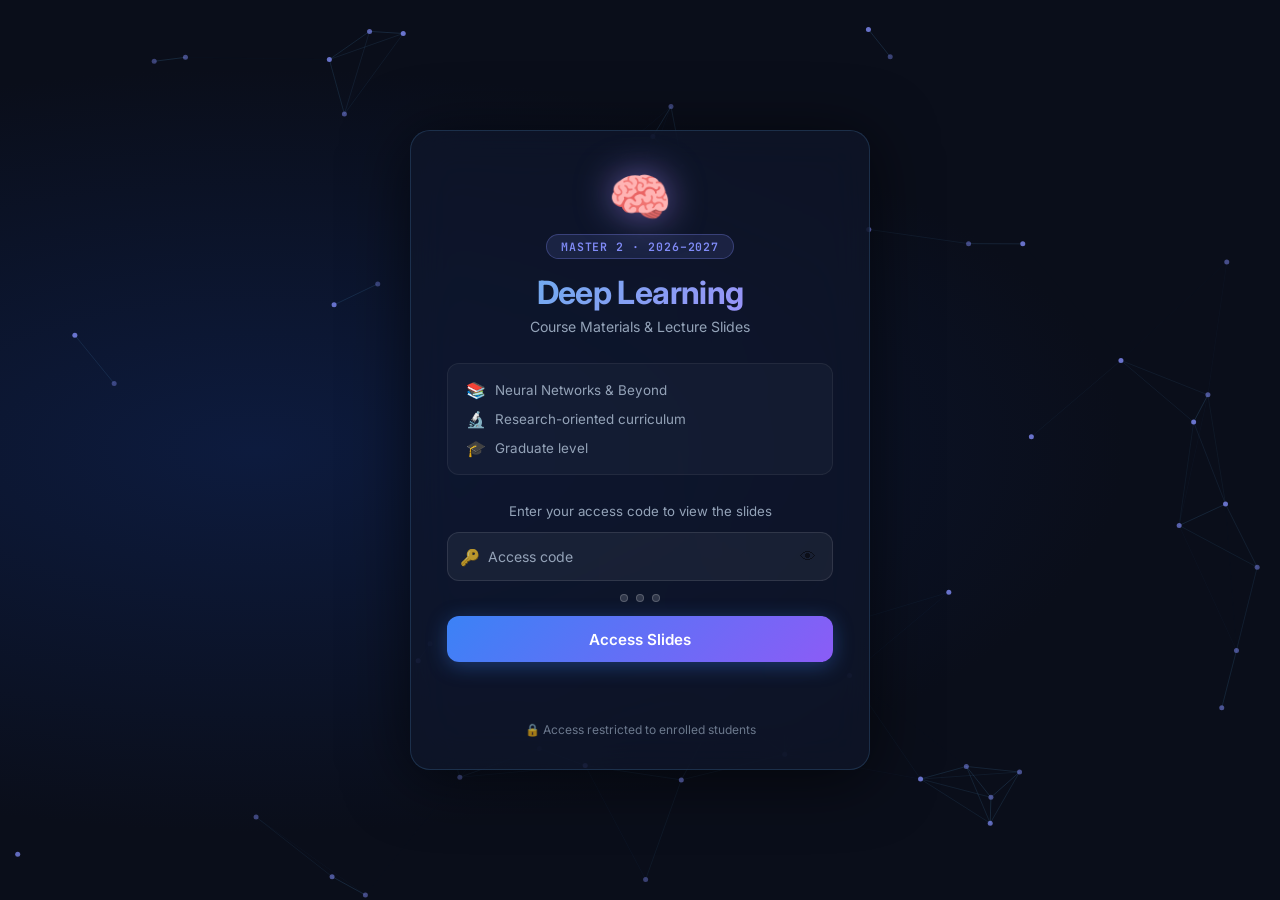
<file: index.html>
<!DOCTYPE html>
<html lang="en">
<head>
  <meta charset="UTF-8" />
  <meta name="viewport" content="width=device-width, initial-scale=1.0" />
  <title>Deep Learning — Master 2</title>
  <link rel="icon" type="image/x-icon" href="icon.png">

  <link rel="stylesheet" href="style.css" />
  <!-- Google Fonts -->
  <link rel="preconnect" href="https://fonts.googleapis.com" />
  <link href="https://fonts.googleapis.com/css2?family=Inter:wght@300;400;600;700&family=JetBrains+Mono:wght@400;600&display=swap" rel="stylesheet" />
</head>
<body>

  <!-- Animated neural network canvas background -->
  <canvas id="neural-bg"></canvas>

  <!-- Main card -->
  <div class="login-wrapper">
    <div class="login-card" id="login-card">

      <!-- Header -->
      <div class="card-header">
        <div class="brain-icon">🧠</div>
        <div class="course-badge">Master 2 · <span id="academic-year"></span></div>
        <h1>Deep Learning</h1>
        <p class="subtitle">Course Materials &amp; Lecture Slides</p>
      </div>

      <!-- Info strip -->
      <div class="info-strip">
        <div class="info-item">
          <span class="info-icon">📚</span>
          <span>Neural Networks &amp; Beyond</span>
        </div>
        <div class="info-item">
          <span class="info-icon">🔬</span>
          <span>Research-oriented curriculum</span>
        </div>
        <div class="info-item">
          <span class="info-icon">🎓</span>
          <span>Graduate level</span>
        </div>
      </div>

      <!-- Auth form -->
      <div class="auth-section">
        <p class="auth-label">Enter your access code to view the slides</p>

        <div class="input-group" id="input-group">
          <span class="input-icon">🔑</span>
          <input
            type="password"
            id="password-input"
            placeholder="Access code"
            autocomplete="off"
            spellcheck="false"
          />
          <button id="toggle-visibility" class="toggle-btn" title="Show/hide password">👁</button>
        </div>

        <!-- Attempt indicator (dots) -->
        <div class="attempt-dots" id="attempt-dots">
          <span class="dot" id="dot-1"></span>
          <span class="dot" id="dot-2"></span>
          <span class="dot" id="dot-3"></span>
        </div>

        <button class="submit-btn" id="submit-btn" onclick="handleSubmit()">
          <span id="btn-text">Access Slides</span>
          <span id="btn-spinner" class="spinner hidden"></span>
        </button>

        <!-- Feedback message -->
        <div class="feedback" id="feedback"></div>
      </div>

      <!-- Footer -->
      <div class="card-footer">
        <span>🔒 Access restricted to enrolled students</span>
      </div>

    </div>
  </div>

  <script>
    // ─────────────────────────────────────────────────────────────────────────
    // CONFIGURATION — edit these two values to customise the course
    // ─────────────────────────────────────────────────────────────────────────

    // SHA-256 hash of the access password.
    // Default password: deeplearning2025
    // To generate a new hash: https://emn178.github.io/online-tools/sha256.html
    const PASSWORD_HASH = "cb4bbee11bf9cc7df5819358fa465b21aa17df946b7013f2b6a46cc016e78dad";

    // Expiry date encoded in Base64 (obfuscated, not encrypted).
    // Decoded value: "2026-07-01"  →  btoa("2026-07-01") = "MjAyNi0wNy0wMQ=="
    // To change: run btoa("YYYY-MM-DD") in your browser console.
    const EXPIRY_B64 = "MjAyNy0wNy0wMQ==";

    // ─────────────────────────────────────────────────────────────────────────
    // ANTI-BRUTE-FORCE STATE
    // ─────────────────────────────────────────────────────────────────────────
    const MAX_ATTEMPTS = 3;
    let attempts = 0;
    let lockUntil  = 0;   // timestamp (ms) until which the form is locked
    let lockTimer  = null;

    // ─────────────────────────────────────────────────────────────────────────
    // ACADEMIC YEAR COMPUTATION
    // September or later  → current year / next year   (e.g. 2025–2026)
    // Before September    → previous year / current year (e.g. 2024–2025)
    // ─────────────────────────────────────────────────────────────────────────
    (function setAcademicYear() {
      const now   = new Date();
      const month = now.getMonth(); // 0 = January … 8 = September
      const year  = now.getFullYear();
      const label = month >= 8
        ? `${year}–${year + 1}`
        : `${year - 1}–${year}`;
      document.getElementById("academic-year").textContent = label;
    })();

    // ─────────────────────────────────────────────────────────────────────────
    // SHA-256 via Web Crypto API (native, no library needed)
    // ─────────────────────────────────────────────────────────────────────────
    async function sha256(message) {
      const msgBuffer  = new TextEncoder().encode(message);
      const hashBuffer = await crypto.subtle.digest("SHA-256", msgBuffer);
      const hashArray  = Array.from(new Uint8Array(hashBuffer));
      return hashArray.map(b => b.toString(16).padStart(2, "0")).join("");
    }

    // ─────────────────────────────────────────────────────────────────────────
    // EXPIRY CHECK
    // ─────────────────────────────────────────────────────────────────────────
    function isExpired() {
      try {
        const expiryStr  = atob(EXPIRY_B64);          // decode Base64
        const expiryDate = new Date(expiryStr + "T00:00:00");
        return new Date() >= expiryDate;
      } catch {
        return true; // if decoding fails, deny access by default
      }
    }

    // ─────────────────────────────────────────────────────────────────────────
    // LOCK MANAGEMENT — exponential back-off after MAX_ATTEMPTS failures
    // ─────────────────────────────────────────────────────────────────────────
    function applyLock(durationMs) {
      lockUntil = Date.now() + durationMs;
      const btn   = document.getElementById("submit-btn");
      const input = document.getElementById("password-input");
      btn.disabled   = true;
      input.disabled = true;

      // Countdown display
      lockTimer = setInterval(() => {
        const remaining = Math.ceil((lockUntil - Date.now()) / 1000);
        if (remaining <= 0) {
          clearInterval(lockTimer);
          btn.disabled   = false;
          input.disabled = false;
          document.getElementById("btn-text").textContent = "Access Slides";
          setFeedback("", "");
        } else {
          document.getElementById("btn-text").textContent = `Locked — ${remaining}s`;
        }
      }, 250);
    }

    // ─────────────────────────────────────────────────────────────────────────
    // FEEDBACK HELPER
    // ─────────────────────────────────────────────────────────────────────────
    function setFeedback(message, type) {
      const el = document.getElementById("feedback");
      el.textContent  = message;
      el.className    = `feedback ${type}`;
    }

    // ─────────────────────────────────────────────────────────────────────────
    // UPDATE ATTEMPT DOTS
    // ─────────────────────────────────────────────────────────────────────────
    function updateDots() {
      for (let i = 1; i <= MAX_ATTEMPTS; i++) {
        const dot = document.getElementById(`dot-${i}`);
        dot.className = i <= attempts ? "dot dot-used" : "dot";
      }
    }

    // ─────────────────────────────────────────────────────────────────────────
    // TOGGLE PASSWORD VISIBILITY
    // ─────────────────────────────────────────────────────────────────────────
    document.getElementById("toggle-visibility").addEventListener("click", () => {
      const input = document.getElementById("password-input");
      input.type  = input.type === "password" ? "text" : "password";
    });

    // Allow Enter key to submit
    document.getElementById("password-input").addEventListener("keydown", (e) => {
      if (e.key === "Enter") handleSubmit();
    });

    // ─────────────────────────────────────────────────────────────────────────
    // MAIN SUBMIT HANDLER
    // ─────────────────────────────────────────────────────────────────────────
    async function handleSubmit() {
      // Still locked?
      if (Date.now() < lockUntil) return;

      // Check expiry first
      if (isExpired()) {
        setFeedback("⏰ Access to this course has expired. Please contact your instructor.", "error");
        document.getElementById("submit-btn").disabled = true;
        document.getElementById("password-input").disabled = true;
        return;
      }

      const input    = document.getElementById("password-input");
      const password = input.value.trim();

      if (!password) {
        setFeedback("Please enter your access code.", "warning");
        input.focus();
        return;
      }

      // Show spinner
      document.getElementById("btn-text").classList.add("hidden");
      document.getElementById("btn-spinner").classList.remove("hidden");
      document.getElementById("submit-btn").disabled = true;

      // Small artificial delay to prevent timing attacks
      await new Promise(r => setTimeout(r, 400 + Math.random() * 200));

      const hash = await sha256(password);

      // Hide spinner
      document.getElementById("btn-text").classList.remove("hidden");
      document.getElementById("btn-spinner").classList.add("hidden");
      document.getElementById("submit-btn").disabled = false;

      if (hash === PASSWORD_HASH) {
        sessionStorage.setItem('dl_auth', '1'); // ← indispensable
        setFeedback("✅ Access granted! Loading slides…", "success");
        document.getElementById("login-card").classList.add("card-success");
        setTimeout(() => { window.location.href = "syllabus.html"; }, 800);
      } else {
        // ❌ Wrong password
        attempts++;
        updateDots();
        input.value = "";

        if (attempts >= MAX_ATTEMPTS) {
          // Exponential back-off: 8s, 16s, 32s …
          const lockDuration = Math.pow(2, attempts - MAX_ATTEMPTS + 3) * 1000;
          setFeedback(`❌ Too many failed attempts. Please wait…`, "error");
          applyLock(lockDuration);
        } else {
          const remaining = MAX_ATTEMPTS - attempts;
          setFeedback(
            `❌ Incorrect access code. ${remaining} attempt${remaining > 1 ? "s" : ""} remaining.`,
            "error"
          );
          input.focus();
          // Shake animation
          document.getElementById("input-group").classList.add("shake");
          setTimeout(() => document.getElementById("input-group").classList.remove("shake"), 500);
        }
      }
    }

    // ─────────────────────────────────────────────────────────────────────────
    // NEURAL NETWORK BACKGROUND ANIMATION
    // ─────────────────────────────────────────────────────────────────────────
    (function initNeuralBackground() {
      const canvas = document.getElementById("neural-bg");
      const ctx    = canvas.getContext("2d");

      let W, H, nodes;
      const NODE_COUNT    = 60;
      const MAX_DIST      = 160;
      const NODE_RADIUS   = 2.5;
      const PULSE_SPEED   = 0.012;

      function resize() {
        W = canvas.width  = window.innerWidth;
        H = canvas.height = window.innerHeight;
      }

      function createNodes() {
        nodes = Array.from({ length: NODE_COUNT }, () => ({
          x:   Math.random() * W,
          y:   Math.random() * H,
          vx:  (Math.random() - 0.5) * 0.4,
          vy:  (Math.random() - 0.5) * 0.4,
          phase: Math.random() * Math.PI * 2,  // for pulsing opacity
        }));
      }

      function draw() {
        ctx.clearRect(0, 0, W, H);

        // Update positions
        nodes.forEach(n => {
          n.x += n.vx;
          n.y += n.vy;
          n.phase += PULSE_SPEED;
          if (n.x < 0 || n.x > W) n.vx *= -1;
          if (n.y < 0 || n.y > H) n.vy *= -1;
        });

        // Draw edges
        for (let i = 0; i < nodes.length; i++) {
          for (let j = i + 1; j < nodes.length; j++) {
            const dx   = nodes[i].x - nodes[j].x;
            const dy   = nodes[i].y - nodes[j].y;
            const dist = Math.sqrt(dx * dx + dy * dy);
            if (dist < MAX_DIST) {
              const alpha = (1 - dist / MAX_DIST) * 0.25;
              ctx.beginPath();
              ctx.moveTo(nodes[i].x, nodes[i].y);
              ctx.lineTo(nodes[j].x, nodes[j].y);
              ctx.strokeStyle = `rgba(99, 179, 237, ${alpha})`;
              ctx.lineWidth   = 0.8;
              ctx.stroke();
            }
          }
        }

        // Draw nodes
        nodes.forEach(n => {
          const pulse = 0.5 + 0.5 * Math.sin(n.phase);
          ctx.beginPath();
          ctx.arc(n.x, n.y, NODE_RADIUS, 0, Math.PI * 2);
          ctx.fillStyle = `rgba(129, 140, 248, ${0.4 + 0.4 * pulse})`;
          ctx.fill();
        });

        requestAnimationFrame(draw);
      }

      window.addEventListener("resize", () => { resize(); createNodes(); });
      resize();
      createNodes();
      draw();
    })();
  </script>
</body>
</html>
</file>
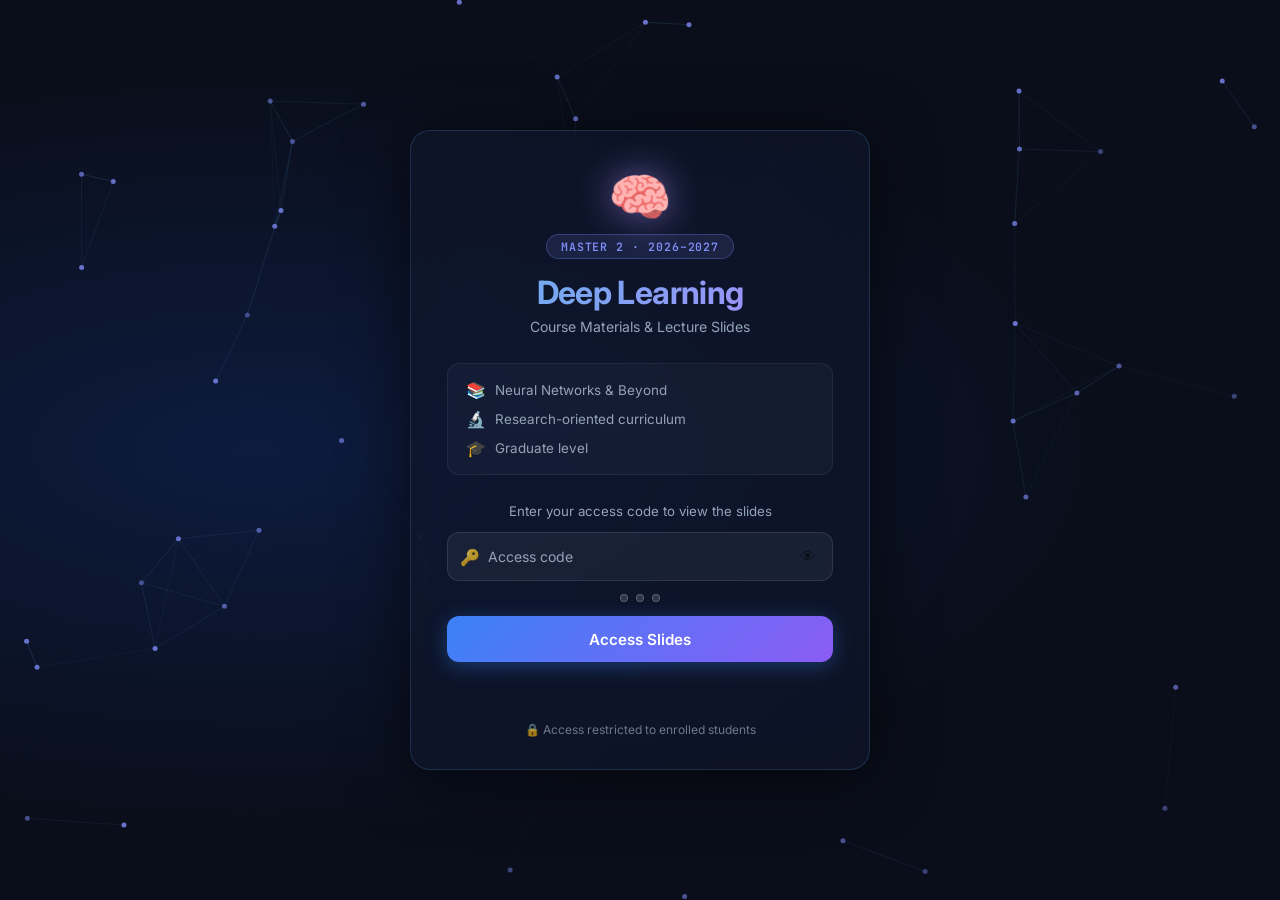
<file: syllabus.html>
<!DOCTYPE html>
<html lang="en">
<head>
  <meta charset="UTF-8" />
  <link rel="icon" type="image/x-icon" href="icon.png">
  <meta name="viewport" content="width=device-width, initial-scale=1.0" />
  <title>Deep Learning M2 — Course Syllabus</title>
  <style>
    /* ── Reset & base ─────────────────────────────────────────── */
    *, *::before, *::after { box-sizing: border-box; margin: 0; padding: 0; }

    :root {
      --bg:        #0d1117;
      --surface:   #161b22;
      --border:    #30363d;
      --accent:    #7c3aed;
      --accent2:   #06b6d4;
      --text:      #e6edf3;
      --muted:     #8b949e;
      --green:     #3fb950;
      --yellow:    #d29922;
      --red:       #f85149;
    }

    html { scroll-behavior: smooth; }

    body {
      background: var(--bg);
      color: var(--text);
      font-family: 'Segoe UI', system-ui, -apple-system, sans-serif;
      font-size: 15px;
      line-height: 1.6;
      min-height: 100vh;
    }

    /* ── Animated background ──────────────────────────────────── */
    body::before {
      content: '';
      position: fixed;
      inset: 0;
      background:
        radial-gradient(ellipse 80% 50% at 20% 10%, rgba(124,58,237,0.08) 0%, transparent 60%),
        radial-gradient(ellipse 60% 40% at 80% 80%, rgba(6,182,212,0.06) 0%, transparent 60%);
      pointer-events: none;
      z-index: 0;
    }

    /* ── Layout wrapper ───────────────────────────────────────── */
    .page-wrapper {
      position: relative;
      z-index: 1;
      max-width: 1100px;
      margin: 0 auto;
      padding: 2rem 1.5rem 4rem;
    }

    /* ── Header ───────────────────────────────────────────────── */
    .site-header {
      text-align: center;
      padding: 3rem 1rem 2rem;
      border-bottom: 1px solid var(--border);
      margin-bottom: 2.5rem;
    }

    .site-header .badge {
      display: inline-block;
      background: linear-gradient(135deg, var(--accent), var(--accent2));
      color: #fff;
      font-size: 0.75rem;
      font-weight: 700;
      letter-spacing: 0.12em;
      text-transform: uppercase;
      padding: 0.3rem 0.9rem;
      border-radius: 999px;
      margin-bottom: 1rem;
    }

    .site-header h1 {
      font-size: clamp(1.8rem, 4vw, 2.8rem);
      font-weight: 800;
      background: linear-gradient(135deg, #fff 30%, var(--accent2));
      -webkit-background-clip: text;
      -webkit-text-fill-color: transparent;
      background-clip: text;
      margin-bottom: 0.5rem;
    }

    .site-header .subtitle {
      color: var(--muted);
      font-size: 1rem;
    }

    .site-header .meta {
      display: flex;
      justify-content: center;
      gap: 1.5rem;
      flex-wrap: wrap;
      margin-top: 1.2rem;
    }

    .site-header .meta span {
      display: flex;
      align-items: center;
      gap: 0.4rem;
      color: var(--muted);
      font-size: 0.85rem;
    }

    .site-header .meta span strong {
      color: var(--text);
    }

    /* ── Stats bar ────────────────────────────────────────────── */
    .stats-bar {
      display: grid;
      grid-template-columns: repeat(auto-fit, minmax(140px, 1fr));
      gap: 1rem;
      margin-bottom: 2.5rem;
    }

    .stat-card {
      background: var(--surface);
      border: 1px solid var(--border);
      border-radius: 10px;
      padding: 1rem 1.2rem;
      text-align: center;
      transition: border-color 0.2s;
    }

    .stat-card:hover { border-color: var(--accent); }

    .stat-card .value {
      font-size: 1.8rem;
      font-weight: 800;
      background: linear-gradient(135deg, var(--accent), var(--accent2));
      -webkit-background-clip: text;
      -webkit-text-fill-color: transparent;
      background-clip: text;
    }

    .stat-card .label {
      font-size: 0.78rem;
      color: var(--muted);
      text-transform: uppercase;
      letter-spacing: 0.08em;
      margin-top: 0.2rem;
    }

    /* ── Section title ────────────────────────────────────────── */
    .section-title {
      font-size: 0.72rem;
      font-weight: 700;
      letter-spacing: 0.15em;
      text-transform: uppercase;
      color: var(--muted);
      margin-bottom: 1rem;
      padding-left: 0.2rem;
    }

    /* ── Chapter card ─────────────────────────────────────────── */
    .chapter-grid {
      display: flex;
      flex-direction: column;
      gap: 1rem;
      margin-bottom: 3rem;
    }

    .chapter-card {
      background: var(--surface);
      border: 1px solid var(--border);
      border-radius: 12px;
      overflow: hidden;
      transition: border-color 0.2s, transform 0.2s;
    }

    .chapter-card:hover {
      border-color: var(--accent);
      transform: translateY(-2px);
    }

    /* Chapter header (clickable toggle) */
    .chapter-header {
      display: flex;
      align-items: center;
      gap: 1rem;
      padding: 1rem 1.4rem;
      cursor: pointer;
      user-select: none;
    }

    .chapter-number {
      flex-shrink: 0;
      width: 2.2rem;
      height: 2.2rem;
      border-radius: 8px;
      background: linear-gradient(135deg, var(--accent), var(--accent2));
      display: flex;
      align-items: center;
      justify-content: center;
      font-size: 0.8rem;
      font-weight: 800;
      color: #fff;
    }

    .chapter-info { flex: 1; min-width: 0; }

    .chapter-title {
      font-size: 1rem;
      font-weight: 700;
      color: var(--text);
      white-space: nowrap;
      overflow: hidden;
      text-overflow: ellipsis;
    }

    .chapter-desc {
      font-size: 0.8rem;
      color: var(--muted);
      margin-top: 0.15rem;
    }

    .chapter-toggle {
      flex-shrink: 0;
      color: var(--muted);
      font-size: 0.9rem;
      transition: transform 0.25s;
    }

    .chapter-card.open .chapter-toggle { transform: rotate(180deg); }

    /* Slides list (collapsible) */
    .slides-list {
      display: none;
      border-top: 1px solid var(--border);
      padding: 0.6rem 1rem 0.8rem 1rem;
    }

    .chapter-card.open .slides-list { display: block; }

    .slide-link {
      display: flex;
      align-items: center;
      gap: 0.7rem;
      padding: 0.5rem 0.6rem;
      border-radius: 7px;
      text-decoration: none;
      color: var(--text);
      font-size: 0.88rem;
      transition: background 0.15s, color 0.15s;
    }

    .slide-link:hover {
      background: rgba(124,58,237,0.12);
      color: var(--accent2);
    }

    .slide-link .slide-icon {
      font-size: 1rem;
      flex-shrink: 0;
    }

    .slide-link .slide-label { flex: 1; }

    .slide-link .slide-tag {
      font-size: 0.68rem;
      padding: 0.15rem 0.5rem;
      border-radius: 999px;
      border: 1px solid var(--border);
      color: var(--muted);
      white-space: nowrap;
    }

    /* ── Learning outcomes ────────────────────────────────────── */
    .outcomes-grid {
      display: grid;
      grid-template-columns: repeat(auto-fit, minmax(280px, 1fr));
      gap: 1rem;
      margin-bottom: 3rem;
    }

    .outcome-card {
      background: var(--surface);
      border: 1px solid var(--border);
      border-radius: 10px;
      padding: 1.1rem 1.3rem;
      display: flex;
      gap: 0.8rem;
      align-items: flex-start;
    }

    .outcome-icon { font-size: 1.3rem; flex-shrink: 0; margin-top: 0.1rem; }

    .outcome-text strong {
      display: block;
      font-size: 0.9rem;
      color: var(--text);
      margin-bottom: 0.2rem;
    }

    .outcome-text span {
      font-size: 0.8rem;
      color: var(--muted);
    }

    /* ── Tools bar ────────────────────────────────────────────── */
    .tools-bar {
      display: flex;
      flex-wrap: wrap;
      gap: 0.6rem;
      margin-bottom: 3rem;
    }

    .tool-badge {
      display: flex;
      align-items: center;
      gap: 0.4rem;
      background: var(--surface);
      border: 1px solid var(--border);
      border-radius: 8px;
      padding: 0.4rem 0.9rem;
      font-size: 0.82rem;
      color: var(--text);
      transition: border-color 0.2s;
    }

    .tool-badge:hover { border-color: var(--accent2); }

    /* ── Footer ───────────────────────────────────────────────── */
    .site-footer {
      text-align: center;
      padding-top: 2rem;
      border-top: 1px solid var(--border);
      color: var(--muted);
      font-size: 0.8rem;
    }

    /* ── Responsive ───────────────────────────────────────────── */
    @media (max-width: 600px) {
      .page-wrapper { padding: 1rem 1rem 3rem; }
      .site-header { padding: 2rem 0.5rem 1.5rem; }
      .chapter-title { font-size: 0.9rem; }
    }
  </style>
</head>
<body>

<div class="page-wrapper">

  <!-- ── Header ──────────────────────────────────────────────── -->
  <header class="site-header">
    <div class="badge">Master 2 · Deep Learning</div>
    <h1>🧠 Deep Learning — Full Course</h1>
    <p class="subtitle">From the Perceptron to Large Language Models</p>
    <div class="meta">
      <span>📅 Academic year: <strong id="academic-year">—</strong></span>
      <span>🎓 Level: <strong>M2 — Advanced</strong></span>
      <span>🛠 Framework: <strong>PyTorch</strong></span>
      <span>🌐 Language: <strong>English</strong></span>
    </div>
  </header>

  <!-- ── Stats ───────────────────────────────────────────────── -->
  <div class="stats-bar">
    <div class="stat-card"><div class="value">9</div><div class="label">Chapters</div></div>
    <div class="stat-card"><div class="value">14</div><div class="label">Slide decks</div></div>
    <div class="stat-card"><div class="value">~60h</div><div class="label">Content</div></div>
    <div class="stat-card"><div class="value">M2</div><div class="label">Level</div></div>
  </div>

  <!-- ── Chapters ────────────────────────────────────────────── -->
  <p class="section-title">📚 Course Chapters</p>
  <div class="chapter-grid" id="chapters"></div>

  <!-- ── Learning outcomes ───────────────────────────────────── -->
  <p class="section-title">🎯 Learning Outcomes</p>
  <div class="outcomes-grid">
    <div class="outcome-card">
      <div class="outcome-icon">🔢</div>
      <div class="outcome-text">
        <strong>Master the mathematics</strong>
        <span>Chain rule, backpropagation, gradient descent variants, loss landscapes.</span>
      </div>
    </div>
    <div class="outcome-card">
      <div class="outcome-icon">🏗</div>
      <div class="outcome-text">
        <strong>Understand every architecture</strong>
        <span>Why ResNet solved vanishing gradients, why Transformers replaced RNNs, how GANs are trained.</span>
      </div>
    </div>
    <div class="outcome-card">
      <div class="outcome-icon">⚙️</div>
      <div class="outcome-text">
        <strong>Implement from scratch in PyTorch</strong>
        <span>Every concept is accompanied by clean, commented PyTorch code.</span>
      </div>
    </div>
    <div class="outcome-card">
      <div class="outcome-icon">🧪</div>
      <div class="outcome-text">
        <strong>Debug & regularise</strong>
        <span>Dropout, BatchNorm, LayerNorm, weight initialisation, learning rate schedules.</span>
      </div>
    </div>
    <div class="outcome-card">
      <div class="outcome-icon">🤖</div>
      <div class="outcome-text">
        <strong>Fine-tune LLMs</strong>
        <span>LoRA, QLoRA, RLHF, DPO — adapt foundation models to downstream tasks.</span>
      </div>
    </div>
    <div class="outcome-card">
      <div class="outcome-icon">📖</div>
      <div class="outcome-text">
        <strong>Read research papers</strong>
        <span>Understand the original papers: AlexNet, ResNet, Attention is All You Need, GPT, BERT…</span>
      </div>
    </div>
  </div>

  <!-- ── Tools ───────────────────────────────────────────────── -->
  <p class="section-title">🛠 Tools & Libraries</p>
  <div class="tools-bar">
    <div class="tool-badge">🔥 PyTorch</div>
    <div class="tool-badge">⚡ Lightning</div>
    <div class="tool-badge">🤗 Hugging Face</div>
    <div class="tool-badge">📊 Weights & Biases</div>
    <div class="tool-badge">🔢 NumPy</div>
    <div class="tool-badge">📈 Matplotlib</div>
    <div class="tool-badge">🐍 Python 3.11+</div>
    <div class="tool-badge">☁️ Google Colab</div>
    <div class="tool-badge">🖥 CUDA</div>
  </div>

  <!-- ── Footer ──────────────────────────────────────────────── -->
  <footer class="site-footer">
    <p>Deep Learning Course · Master 2 · <span id="footer-year"></span></p>
    <p style="margin-top:0.4rem;">Built with Reveal.js &amp; GitHub Pages</p>
  </footer>

</div>

<script>
  // ── Auth guard ───────────────────────────────────────────────
  if (sessionStorage.getItem('dl_auth') !== '1') {
    window.location.href = 'index.html';
  }
  
  // ── Academic year logic ──────────────────────────────────────
  function getAcademicYear() {
    const now   = new Date();
    const year  = now.getFullYear();
    const month = now.getMonth() + 1; // 1-based
    return month >= 9
      ? `${year} – ${year + 1}`
      : `${year - 1} – ${year}`;
  }

  const ay = getAcademicYear();
  document.getElementById('academic-year').textContent = ay;
  document.getElementById('footer-year').textContent   = ay;

  // ── Chapter data ─────────────────────────────────────────────
  const chapters = [
    {
      num: '00', title: 'Introduction', emoji: '🚀',
      desc: 'What is Deep Learning? Course overview & PyTorch setup.',
      slides: [
        { label: 'Course Introduction & Setup', file: '00_introduction/intro.md', tag: 'Intro' }
      ]
    },
    {
      num: '01', title: 'History of Deep Learning', emoji: '📜',
      desc: 'From McCulloch-Pitts (1943) to the modern era.',
      slides: [
        { label: 'History of Deep Learning', file: '01_history/history.md', tag: 'History' }
      ]
    },
    {
      num: '02', title: 'Perceptron & MLP', emoji: '🔵',
      desc: 'Biological neuron, activation functions, backpropagation, optimisers.',
      slides: [
        { label: 'The Perceptron', file: '02_perceptron_mlp/perceptron.md', tag: 'Theory' },
        { label: 'MLP & Fully Connected Networks', file: '02_perceptron_mlp/mlp_fc.md', tag: 'Theory + Code' }
      ]
    },
    {
      num: '03', title: 'Convolutional Neural Networks', emoji: '🖼',
      desc: 'LeNet → AlexNet → VGG → ResNet → ResNeXt. Detection & Segmentation.',
      slides: [
        { label: 'CNNs — From LeNet to ResNeXt', file: '03_cnn/cnn.md', tag: 'Theory + Code' }
      ]
    },
    {
      num: '04', title: 'RNN, GRU & LSTM', emoji: '🔄',
      desc: 'Sequential modelling, vanishing gradients, gating mechanisms.',
      slides: [
        { label: 'Recurrent Neural Networks', file: '04_rnn_gru_lstm/rnn.md', tag: 'Theory' },
        { label: 'Gated Recurrent Units (GRU)', file: '04_rnn_gru_lstm/gru.md', tag: 'Theory + Code' },
        { label: 'Long Short-Term Memory (LSTM)', file: '04_rnn_gru_lstm/lstm.md', tag: 'Theory + Code' }
      ]
    },
    {
      num: '05', title: 'Transformers & Self-Attention', emoji: '⚡',
      desc: '"Attention is All You Need" — the architecture that changed everything.',
      slides: [
        { label: 'Self-Attention Mechanism', file: '05_transformers/attention.md', tag: 'Theory' },
        { label: 'The Transformer Architecture', file: '05_transformers/transformers.md', tag: 'Theory + Code' }
      ]
    },
    {
      num: '06', title: 'Reinforcement Learning', emoji: '🎮',
      desc: 'MDP, Q-Learning, Policy Gradient, PPO, Actor-Critic.',
      slides: [
        { label: 'Deep Reinforcement Learning', file: '06_rl/rl.md', tag: 'Theory + Code' }
      ]
    },
    {
      num: '07', title: 'Generative Adversarial Networks', emoji: '🎨',
      desc: 'GAN training dynamics, mode collapse, DCGAN, StyleGAN, Diffusion.',
      slides: [
        { label: 'GANs & Generative Models', file: '07_gan/gan.md', tag: 'Theory + Code' }
      ]
    },
    {
      num: '08', title: 'LLMs & Fine-Tuning', emoji: '🤖',
      desc: 'GPT, BERT, scaling laws, RLHF, LoRA, QLoRA, RAG.',
      slides: [
        { label: 'Large Language Models', file: '08_llm/llm.md', tag: 'Theory' },
        { label: 'Fine-Tuning LLMs', file: '08_llm/finetuning.md', tag: 'Theory + Code' }
      ]
    }
  ];

  // ── Render chapters ──────────────────────────────────────────
  const container = document.getElementById('chapters');

  chapters.forEach((ch, idx) => {
    const card = document.createElement('div');
    card.className = 'chapter-card';
    // Open first chapter by default
    if (idx === 0) card.classList.add('open');

      const slidesHTML = ch.slides.map(s => `
        <a class="slide-link" href="presentation.html?src=${s.file}">
        <span class="slide-icon">▶</span>
        <span class="slide-label">${s.label}</span>
        <span class="slide-tag">${s.tag}</span>
      </a>
    `).join('');

    card.innerHTML = `
      <div class="chapter-header">
        <div class="chapter-number">${ch.num}</div>
        <div class="chapter-info">
          <div class="chapter-title">${ch.emoji} ${ch.title}</div>
          <div class="chapter-desc">${ch.desc}</div>
        </div>
        <div class="chapter-toggle">▼</div>
      </div>
      <div class="slides-list">${slidesHTML}</div>
    `;

    // Toggle on header click
    card.querySelector('.chapter-header').addEventListener('click', () => {
      card.classList.toggle('open');
    });

    container.appendChild(card);
  });
</script>

</body>
</html>
</file>
<file: style.css>
/* ============================================================
   style.css — Deep Learning Course · Master 2
   Dark neural-network theme with glassmorphism card
   ============================================================ */

/* ── Reset & base ─────────────────────────────────────────── */
*, *::before, *::after {
  box-sizing: border-box;
  margin: 0;
  padding: 0;
}

:root {
  --bg-dark:       #0a0e1a;
  --bg-mid:        #0f1629;
  --accent-blue:   #63b3ed;
  --accent-indigo: #818cf8;
  --accent-purple: #a78bfa;
  --accent-green:  #34d399;
  --accent-red:    #f87171;
  --accent-yellow: #fbbf24;
  --text-primary:  #e2e8f0;
  --text-muted:    #94a3b8;
  --glass-bg:      rgba(15, 22, 41, 0.75);
  --glass-border:  rgba(99, 179, 237, 0.18);
  --glass-shadow:  0 8px 64px rgba(0, 0, 0, 0.6);
  --radius-lg:     20px;
  --radius-md:     12px;
  --radius-sm:     8px;
  --font-main:     'Inter', system-ui, sans-serif;
  --font-mono:     'JetBrains Mono', 'Fira Code', monospace;
  --transition:    0.25s ease;
}

html, body {
  height: 100%;
  font-family: var(--font-main);
  background: var(--bg-dark);
  color: var(--text-primary);
  overflow: hidden;
}

/* ── Neural canvas background ─────────────────────────────── */
#neural-bg {
  position: fixed;
  inset: 0;
  z-index: 0;
  background: radial-gradient(ellipse at 20% 50%, #0d1b3e 0%, var(--bg-dark) 60%),
              radial-gradient(ellipse at 80% 20%, #1a0d3e 0%, transparent 50%);
}

/* ── Layout wrapper ───────────────────────────────────────── */
.login-wrapper {
  position: relative;
  z-index: 1;
  display: flex;
  align-items: center;
  justify-content: center;
  min-height: 100vh;
  padding: 1.5rem;
}

/* ── Glassmorphism card ───────────────────────────────────── */
.login-card {
  width: 100%;
  max-width: 460px;
  background: var(--glass-bg);
  border: 1px solid var(--glass-border);
  border-radius: var(--radius-lg);
  box-shadow: var(--glass-shadow);
  backdrop-filter: blur(20px) saturate(1.4);
  -webkit-backdrop-filter: blur(20px) saturate(1.4);
  padding: 2.5rem 2.25rem 2rem;
  animation: card-in 0.6s cubic-bezier(0.22, 1, 0.36, 1) both;
  transition: box-shadow var(--transition), border-color var(--transition);
}

.login-card:hover {
  box-shadow: 0 12px 80px rgba(99, 179, 237, 0.12), var(--glass-shadow);
}

.login-card.card-success {
  border-color: rgba(52, 211, 153, 0.5);
  box-shadow: 0 0 60px rgba(52, 211, 153, 0.2), var(--glass-shadow);
}

@keyframes card-in {
  from { opacity: 0; transform: translateY(28px) scale(0.97); }
  to   { opacity: 1; transform: translateY(0)    scale(1);    }
}

/* ── Card header ──────────────────────────────────────────── */
.card-header {
  text-align: center;
  margin-bottom: 1.75rem;
}

.brain-icon {
  font-size: 3.2rem;
  line-height: 1;
  margin-bottom: 0.75rem;
  display: block;
  animation: float 3.5s ease-in-out infinite;
  filter: drop-shadow(0 0 18px rgba(167, 139, 250, 0.6));
}

@keyframes float {
  0%, 100% { transform: translateY(0);    }
  50%       { transform: translateY(-8px); }
}

.course-badge {
  display: inline-block;
  font-family: var(--font-mono);
  font-size: 0.72rem;
  font-weight: 600;
  letter-spacing: 0.08em;
  text-transform: uppercase;
  color: var(--accent-indigo);
  background: rgba(129, 140, 248, 0.12);
  border: 1px solid rgba(129, 140, 248, 0.3);
  border-radius: 999px;
  padding: 0.25rem 0.85rem;
  margin-bottom: 0.9rem;
}

.card-header h1 {
  font-size: 2rem;
  font-weight: 700;
  letter-spacing: -0.02em;
  background: linear-gradient(135deg, var(--accent-blue) 0%, var(--accent-purple) 100%);
  -webkit-background-clip: text;
  -webkit-text-fill-color: transparent;
  background-clip: text;
  margin-bottom: 0.35rem;
}

.subtitle {
  font-size: 0.88rem;
  color: var(--text-muted);
  font-weight: 400;
}

/* ── Info strip ───────────────────────────────────────────── */
.info-strip {
  display: flex;
  flex-direction: column;
  gap: 0.55rem;
  background: rgba(255, 255, 255, 0.03);
  border: 1px solid rgba(255, 255, 255, 0.06);
  border-radius: var(--radius-md);
  padding: 1rem 1.1rem;
  margin-bottom: 1.75rem;
}

.info-item {
  display: flex;
  align-items: center;
  gap: 0.6rem;
  font-size: 0.84rem;
  color: var(--text-muted);
}

.info-icon {
  font-size: 1rem;
  flex-shrink: 0;
}

/* ── Auth section ─────────────────────────────────────────── */
.auth-section {
  display: flex;
  flex-direction: column;
  gap: 0.85rem;
}

.auth-label {
  font-size: 0.83rem;
  color: var(--text-muted);
  text-align: center;
}

/* ── Input group ──────────────────────────────────────────── */
.input-group {
  display: flex;
  align-items: center;
  background: rgba(255, 255, 255, 0.05);
  border: 1px solid rgba(255, 255, 255, 0.1);
  border-radius: var(--radius-md);
  padding: 0 0.75rem;
  transition: border-color var(--transition), box-shadow var(--transition);
}

.input-group:focus-within {
  border-color: var(--accent-blue);
  box-shadow: 0 0 0 3px rgba(99, 179, 237, 0.15);
}

.input-icon {
  font-size: 1rem;
  flex-shrink: 0;
  margin-right: 0.5rem;
  opacity: 0.7;
}

.input-group input {
  flex: 1;
  background: transparent;
  border: none;
  outline: none;
  color: var(--text-primary);
  font-family: var(--font-mono);
  font-size: 0.95rem;
  padding: 0.8rem 0;
  letter-spacing: 0.05em;
}

.input-group input::placeholder {
  color: var(--text-muted);
  font-family: var(--font-main);
  letter-spacing: normal;
  font-size: 0.88rem;
}

.toggle-btn {
  background: none;
  border: none;
  cursor: pointer;
  font-size: 1rem;
  opacity: 0.5;
  padding: 0.25rem;
  transition: opacity var(--transition);
  flex-shrink: 0;
}

.toggle-btn:hover { opacity: 1; }

/* ── Attempt dots ─────────────────────────────────────────── */
.attempt-dots {
  display: flex;
  justify-content: center;
  gap: 0.5rem;
}

.dot {
  width: 8px;
  height: 8px;
  border-radius: 50%;
  background: rgba(255, 255, 255, 0.15);
  border: 1px solid rgba(255, 255, 255, 0.2);
  transition: background var(--transition), border-color var(--transition);
}

.dot-used {
  background: var(--accent-red);
  border-color: var(--accent-red);
  box-shadow: 0 0 8px rgba(248, 113, 113, 0.5);
}

/* ── Submit button ────────────────────────────────────────── */
.submit-btn {
  width: 100%;
  padding: 0.85rem;
  border: none;
  border-radius: var(--radius-md);
  background: linear-gradient(135deg, #3b82f6 0%, #8b5cf6 100%);
  color: #fff;
  font-family: var(--font-main);
  font-size: 0.95rem;
  font-weight: 600;
  cursor: pointer;
  display: flex;
  align-items: center;
  justify-content: center;
  gap: 0.5rem;
  transition: opacity var(--transition), transform var(--transition), box-shadow var(--transition);
  box-shadow: 0 4px 20px rgba(59, 130, 246, 0.35);
}

.submit-btn:hover:not(:disabled) {
  opacity: 0.92;
  transform: translateY(-1px);
  box-shadow: 0 6px 28px rgba(59, 130, 246, 0.45);
}

.submit-btn:active:not(:disabled) {
  transform: translateY(0);
}

.submit-btn:disabled {
  opacity: 0.55;
  cursor: not-allowed;
  transform: none;
}

/* ── Spinner ──────────────────────────────────────────────── */
.spinner {
  width: 16px;
  height: 16px;
  border: 2px solid rgba(255, 255, 255, 0.3);
  border-top-color: #fff;
  border-radius: 50%;
  animation: spin 0.7s linear infinite;
}

@keyframes spin {
  to { transform: rotate(360deg); }
}

.hidden { display: none !important; }

/* ── Feedback message ─────────────────────────────────────── */
.feedback {
  min-height: 1.4rem;
  font-size: 0.83rem;
  text-align: center;
  border-radius: var(--radius-sm);
  padding: 0.5rem 0.75rem;
  transition: all var(--transition);
}

.feedback:empty { padding: 0; }

.feedback.error {
  color: var(--accent-red);
  background: rgba(248, 113, 113, 0.1);
  border: 1px solid rgba(248, 113, 113, 0.25);
}

.feedback.success {
  color: var(--accent-green);
  background: rgba(52, 211, 153, 0.1);
  border: 1px solid rgba(52, 211, 153, 0.25);
}

.feedback.warning {
  color: var(--accent-yellow);
  background: rgba(251, 191, 36, 0.1);
  border: 1px solid rgba(251, 191, 36, 0.25);
}

/* ── Card footer ──────────────────────────────────────────── */
.card-footer {
  margin-top: 1.5rem;
  text-align: center;
  font-size: 0.75rem;
  color: var(--text-muted);
  opacity: 0.7;
}

/* ── Shake animation (wrong password) ────────────────────── */
@keyframes shake {
  0%, 100% { transform: translateX(0);    }
  20%       { transform: translateX(-6px); }
  40%       { transform: translateX(6px);  }
  60%       { transform: translateX(-4px); }
  80%       { transform: translateX(4px);  }
}

.shake { animation: shake 0.45s ease; }

/* ── Responsive ───────────────────────────────────────────── */
@media (max-width: 480px) {
  .login-card {
    padding: 2rem 1.5rem 1.75rem;
  }

  .card-header h1 {
    font-size: 1.7rem;
  }

  .brain-icon {
    font-size: 2.6rem;
  }
}
</file>
